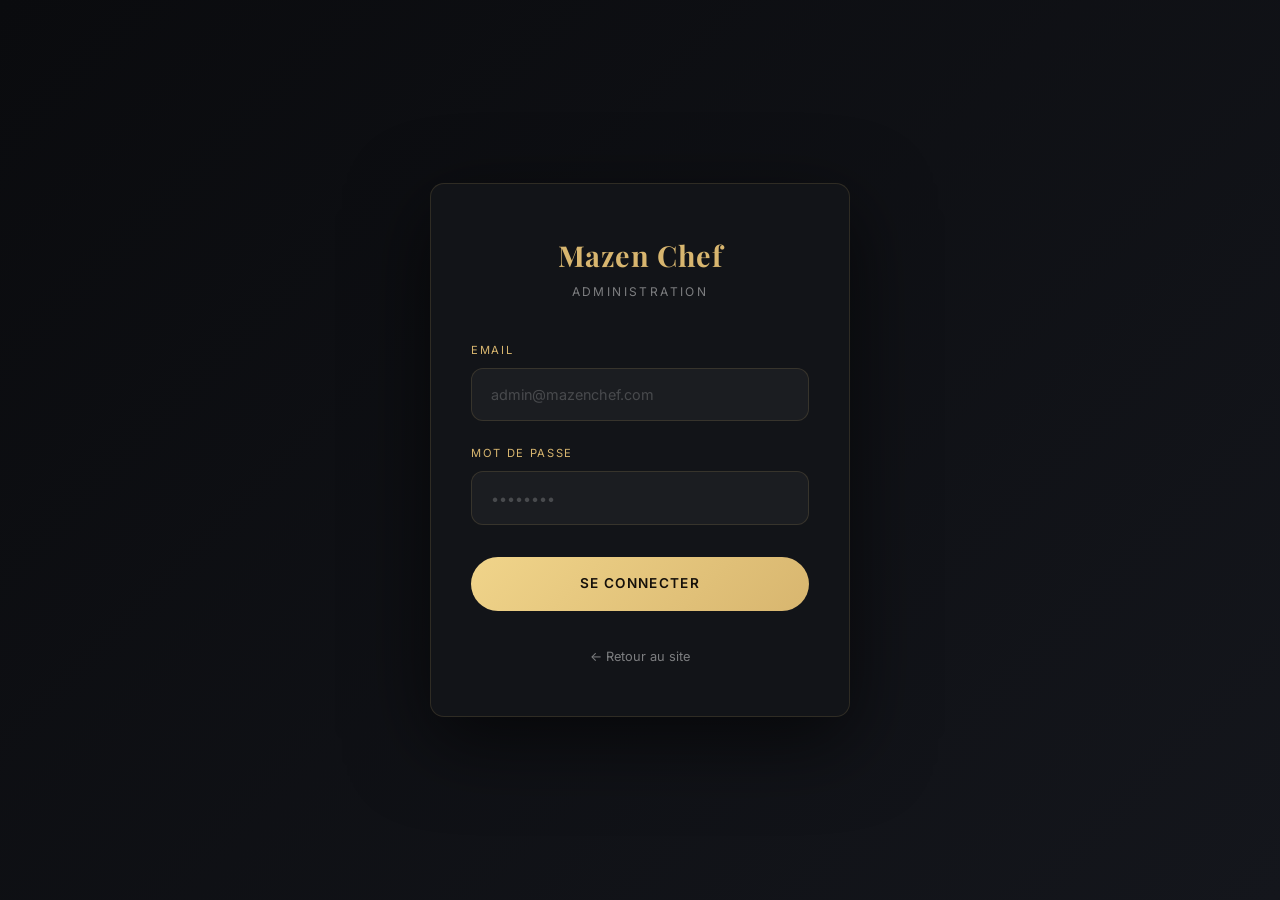
<file: admin-dashboard.html>
<!DOCTYPE html>
<html lang="fr">
<head>
  <meta charset="UTF-8">
  <meta name="viewport" content="width=device-width, initial-scale=1.0">
  <title>Dashboard Admin — Mazen Chef</title>
  <meta name="robots" content="noindex, nofollow">
  <link rel="preconnect" href="https://fonts.googleapis.com">
  <link rel="preconnect" href="https://fonts.gstatic.com" crossorigin>
  <link href="https://fonts.googleapis.com/css2?family=Inter:wght@400;500;600;700&family=Playfair+Display:wght@400;600;700&display=swap" rel="stylesheet">
  <link rel="stylesheet" href="assets/css/admin.css">
</head>
<body>
  <div class="dashboard" id="app">
    <!-- Sidebar -->
    <aside class="dashboard-sidebar">
      <a href="index.html" class="logo">Mazen Chef<span>Administration</span></a>
      <nav class="dashboard-nav">
        <a href="#" class="active" data-tab="menu">
          <svg viewBox="0 0 24 24" fill="none" stroke="currentColor" stroke-width="2"><path d="M4 6h16M4 12h16M4 18h16"/><rect x="2" y="3" width="20" height="18" rx="2"/></svg>
          Menu
        </a>
        <a href="#" data-tab="reservations">
          <svg viewBox="0 0 24 24" fill="none" stroke="currentColor" stroke-width="2"><rect x="3" y="4" width="18" height="18" rx="2"/><line x1="16" y1="2" x2="16" y2="6"/><line x1="8" y1="2" x2="8" y2="6"/><line x1="3" y1="10" x2="21" y2="10"/></svg>
          Réservations
        </a>
      </nav>
      <button class="dashboard-logout" id="logoutBtn">
        <svg viewBox="0 0 24 24" fill="none" stroke="currentColor" stroke-width="2"><path d="M9 21H5a2 2 0 0 1-2-2V5a2 2 0 0 1 2-2h4"/><polyline points="16 17 21 12 16 7"/><line x1="21" y1="12" x2="9" y2="12"/></svg>
        Déconnexion
      </button>
    </aside>

    <!-- Main -->
    <main class="dashboard-main">
      <div class="dashboard-header">
        <div>
          <h2 id="pageTitle">Gestion du Menu</h2>
          <p class="subtitle" id="pageSubtitle">Gère les plats affichés sur le site</p>
        </div>
        <div>
          <a href="index.html" class="btn-admin-secondary">&larr; Voir le site</a>
        </div>
      </div>

      <!-- Stats -->
      <div class="stats-grid" id="statsGrid"></div>

      <!-- Tab: Menu -->
      <div class="tab-content active" id="tab-menu">
        <!-- Add / Edit Form -->
        <div class="add-form" id="menuForm">
          <h3 id="menuFormTitle">Ajouter un plat</h3>
          <input type="hidden" id="editId" value="">
          <div class="form-row">
            <div class="form-group">
              <label for="itemName">Nom du plat</label>
              <input type="text" id="itemName" placeholder="Ex: Chicken Skewers Dish" required>
            </div>
            <div class="form-group">
              <label for="itemCategory">Catégorie</label>
              <input type="text" id="itemCategory" placeholder="Ex: Grills" required>
            </div>
          </div>
          <div class="form-row">
            <div class="form-group">
              <label for="itemPrice">Prix</label>
              <input type="text" id="itemPrice" placeholder="Ex: 110 MAD" required>
            </div>
            <div class="form-group">
              <label for="itemTag">Tag (optionnel)</label>
              <input type="text" id="itemTag" placeholder="Ex: Signature, Popular">
            </div>
          </div>
          <div class="form-group">
            <label for="itemDesc">Description</label>
            <textarea id="itemDesc" placeholder="Description du plat..." required></textarea>
          </div>
          <div class="form-group">
            <label>Photo du plat</label>
            <div class="file-upload-wrap">
              <input type="file" id="itemImage" accept="image/*">
              <label for="itemImage" class="file-upload-btn">
                <svg width="16" height="16" viewBox="0 0 24 24" fill="none" stroke="currentColor" stroke-width="2" stroke-linecap="round" stroke-linejoin="round"><path d="M21 15v4a2 2 0 01-2 2H5a2 2 0 01-2-2v-4"/><polyline points="17 8 12 3 7 8"/><line x1="12" y1="3" x2="12" y2="15"/></svg>
                <span id="fileUploadLabel">Choisir un fichier</span>
              </label>
              <img id="imagePreview" class="image-preview is-hidden">
              <input type="hidden" id="itemImageUrl" value="">
            </div>
          </div>
          <div class="form-actions">
            <button class="btn-admin" id="saveItemBtn">Ajouter</button>
            <button class="btn-admin-secondary is-hidden" id="cancelEditBtn">Annuler</button>
          </div>
        </div>

        <!-- Menu Table -->
        <div class="table-container">
          <div class="table-header">
            <h3>Plats du menu</h3>
            <select id="sectionFilter" class="section-filter">
              <option value="home">Page d'accueil</option>
              <option value="all">Toutes les sections</option>
            </select>
          </div>
          <div id="menuTableBody">
            <div class="loading-state">
              <div class="spinner"></div>
              <p>Chargement du menu...</p>
            </div>
          </div>
        </div>
      </div>

      <!-- Tab: Reservations -->
      <div class="tab-content" id="tab-reservations">
        <div class="table-container">
          <div class="table-header">
            <h3>Toutes les réservations</h3>
          </div>
          <div id="reservationsTableBody">
            <div class="loading-state">
              <div class="spinner"></div>
              <p>Chargement des réservations...</p>
            </div>
          </div>
        </div>
      </div>
    </main>
  </div>

  <!-- Toast notification -->
  <div class="toast" id="toast"></div>

  <!-- Confirm Modal -->
  <div class="confirm-modal" id="confirmModal">
    <div class="confirm-backdrop" id="confirmBackdrop"></div>
    <div class="confirm-card">
      <div class="confirm-icon">
        <svg viewBox="0 0 24 24" fill="none" stroke="currentColor" stroke-width="2" stroke-linecap="round" stroke-linejoin="round"><path d="M10.29 3.86L1.82 18a2 2 0 001.71 3h16.94a2 2 0 001.71-3L13.71 3.86a2 2 0 00-3.42 0z"/><line x1="12" y1="9" x2="12" y2="13"/><line x1="12" y1="17" x2="12.01" y2="17"/></svg>
      </div>
      <p class="confirm-message" id="confirmMessage">Supprimer ce plat ? Cette action est irréversible.</p>
      <div class="confirm-actions">
        <button class="btn-admin-secondary" id="confirmCancel">Annuler</button>
        <button class="btn-admin-danger" id="confirmOk">Supprimer</button>
      </div>
    </div>
  </div>

  <script type="module" src="assets/js/components/admin-dashboard.js"></script>
</body>
</html>
</file>
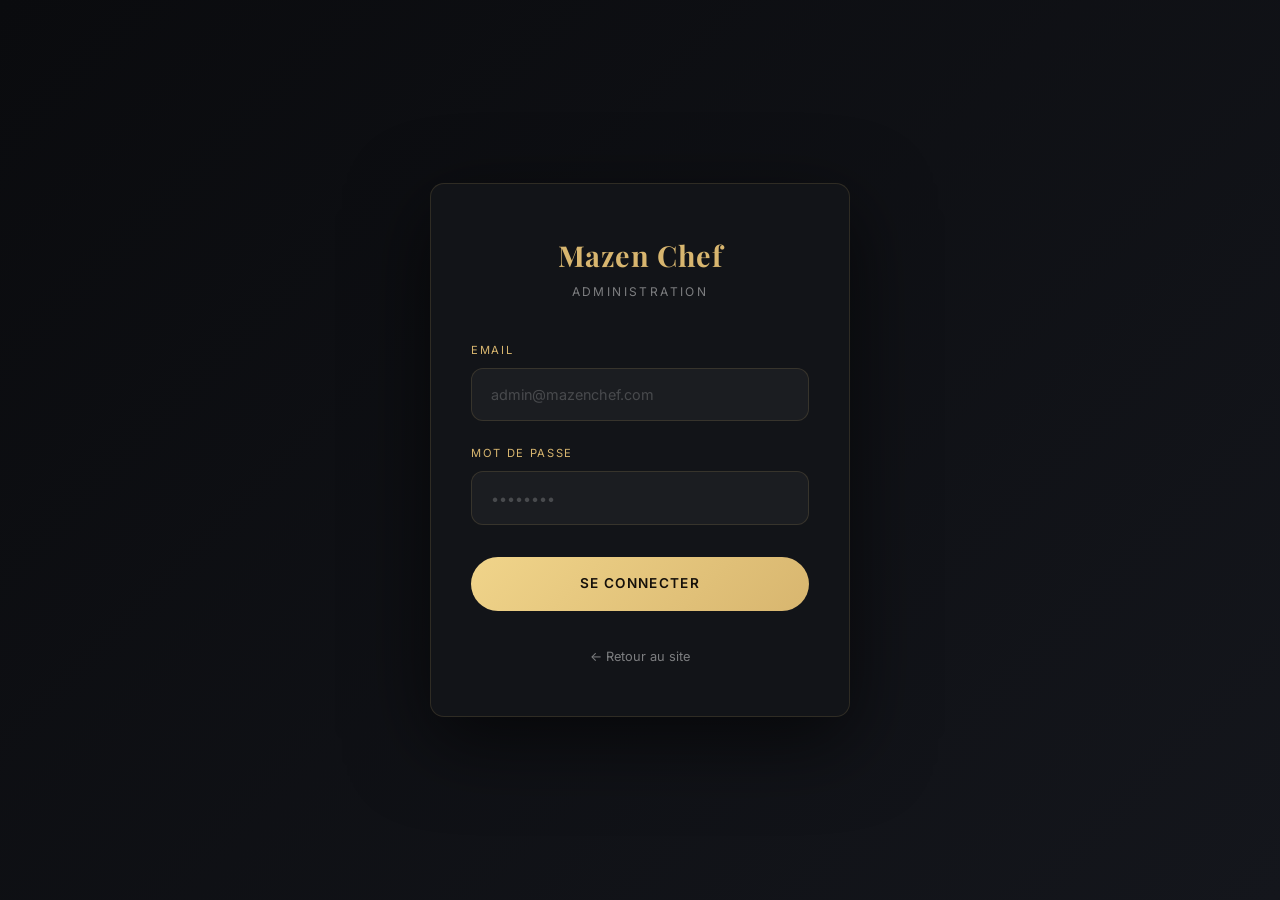
<file: admin-login.html>
<!DOCTYPE html>
<html lang="fr">
<head>
  <meta charset="UTF-8">
  <meta name="viewport" content="width=device-width, initial-scale=1.0">
  <title>Connexion Admin — Mazen Chef</title>
  <meta name="robots" content="noindex, nofollow">
  <link rel="preconnect" href="https://fonts.googleapis.com">
  <link rel="preconnect" href="https://fonts.gstatic.com" crossorigin>
  <link href="https://fonts.googleapis.com/css2?family=Inter:wght@400;500;600;700&family=Playfair+Display:wght@400;600;700&display=swap" rel="stylesheet">
  <link rel="stylesheet" href="assets/css/admin.css">
</head>
<body class="admin-login-page">
  <div class="login-card">
    <div class="login-logo">
      <h1>Mazen Chef</h1>
      <p>Administration</p>
    </div>

    <div class="login-error" id="loginError"></div>

    <form class="login-form" id="loginForm">
      <div class="form-group">
        <label for="email">Email</label>
        <input type="email" id="email" placeholder="admin@mazenchef.com" required autocomplete="email">
      </div>
      <div class="form-group">
        <label for="password">Mot de passe</label>
        <input type="password" id="password" placeholder="••••••••" required autocomplete="current-password">
      </div>
      <button type="submit" class="login-btn" id="loginBtn">Se connecter</button>
    </form>

    <div class="login-footer">
      <a href="index.html">&larr; Retour au site</a>
    </div>
  </div>

  <script type="module" src="assets/js/components/admin-login.js"></script>
</body>
</html>
</file>
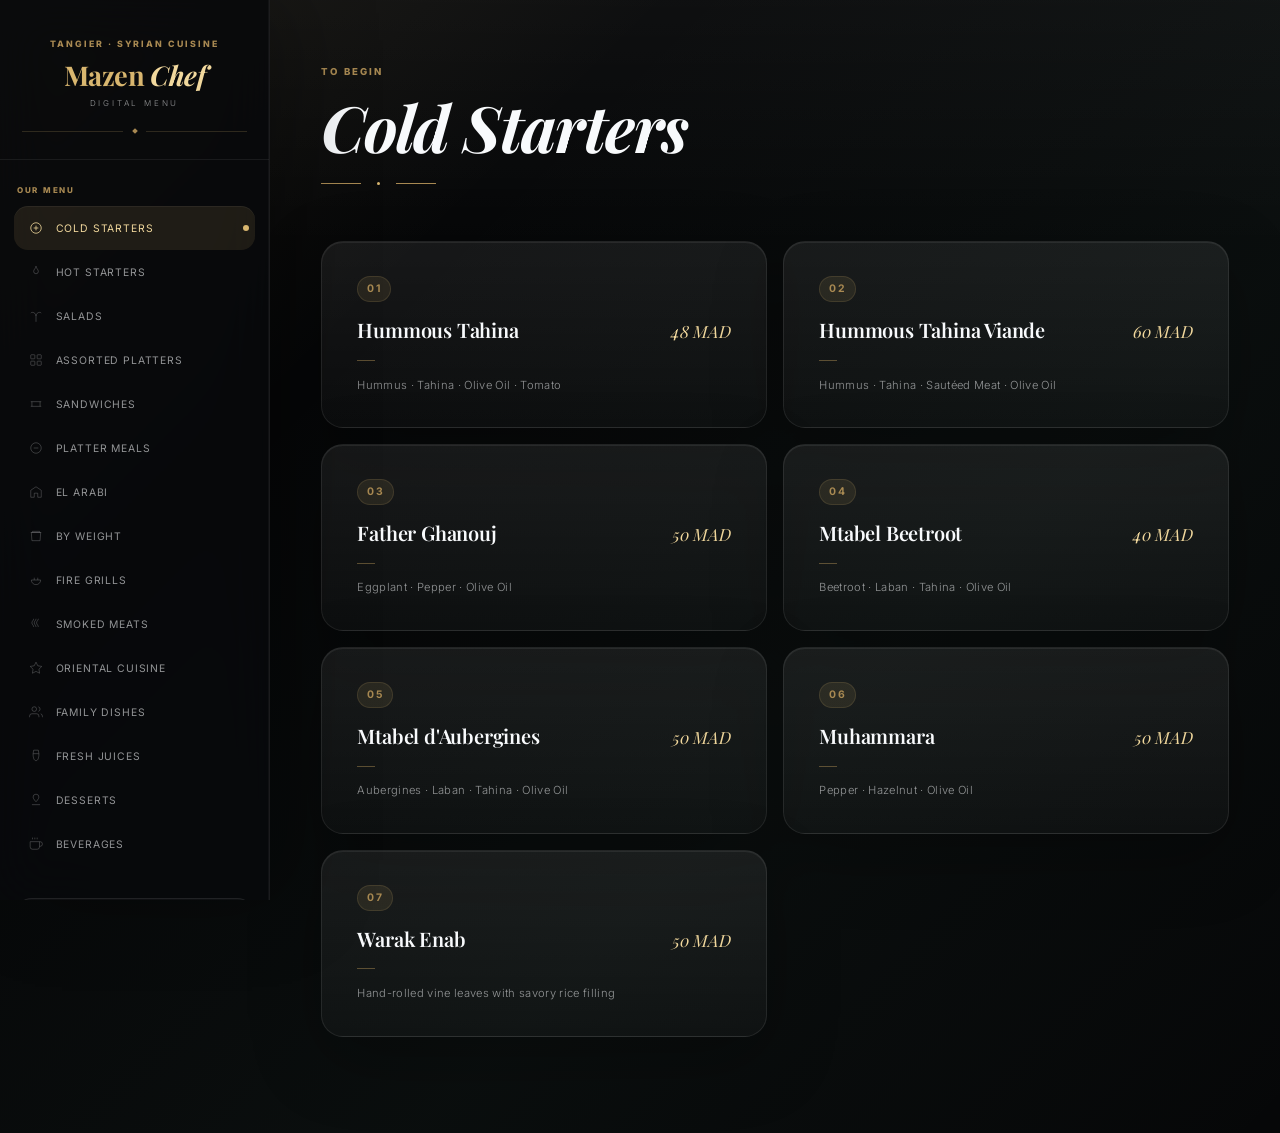
<file: menu.html>
<!DOCTYPE html>
<html lang="en">
<head>
<meta charset="UTF-8">
<meta name="viewport" content="width=device-width, initial-scale=1.0, maximum-scale=1.0, user-scalable=no">
<title>Mazen Chef Menu | Syrian Grills, Mezze & Desserts in Morocco</title>
<meta name="description" content="Explore the Mazen Chef digital menu: Syrian mezze, hot starters, grills, shawarma, family dishes, fresh juices, desserts and beverages in Tangier and Rabat.">
<meta name="robots" content="index, follow, max-image-preview:large, max-snippet:-1">
<meta name="author" content="Mazen Chef Restaurant">
<meta property="og:type" content="website">
<meta property="og:site_name" content="Mazen Chef">
<meta property="og:title" content="Mazen Chef Digital Menu">
<meta property="og:description" content="Syrian grills, mezze, shawarma, desserts and beverages from Mazen Chef in Tangier and Rabat.">
<meta property="og:image" content="https://www.mazenchef.com/assets/images/logo.png">
<meta property="og:image:alt" content="Mazen Chef logo">
<meta property="og:locale" content="en_US">
<meta name="twitter:card" content="summary">
<meta name="twitter:title" content="Mazen Chef Digital Menu">
<meta name="twitter:description" content="Explore Syrian and international dishes from Mazen Chef in Morocco.">
<meta name="twitter:image" content="https://www.mazenchef.com/assets/images/logo.png">
<meta name="theme-color" content="#080808">
<link rel="canonical" href="https://www.mazenchef.com/menu.html">
<link rel="manifest" href="manifest.json">
<link rel="apple-touch-icon" href="assets/images/pwa.jpeg">
<link rel="icon" href="assets/images/logo.png" type="image/png">
<link rel="preconnect" href="https://fonts.googleapis.com">
<link rel="preconnect" href="https://fonts.gstatic.com" crossorigin>
<link href="https://fonts.googleapis.com/css2?family=Inter:wght@400;500;600;700;800&family=Playfair+Display:ital,wght@0,400;0,600;0,700;0,900;1,400;1,700&display=swap" rel="stylesheet">

<link rel="stylesheet" href="assets/css/menu.css?v=4">
<script type="application/ld+json">
{
  "@context": "https://schema.org",
  "@graph": [
    {
      "@type": "Menu",
      "@id": "https://www.mazenchef.com/menu.html#menu",
      "name": "Mazen Chef Digital Menu",
      "url": "https://www.mazenchef.com/menu.html",
      "inLanguage": "en",
      "hasMenuSection": [
        {"@type": "MenuSection", "name": "Cold Starters"},
        {"@type": "MenuSection", "name": "Hot Starters"},
        {"@type": "MenuSection", "name": "Fresh Salads"},
        {"@type": "MenuSection", "name": "Assorted Platters"},
        {"@type": "MenuSection", "name": "Sandwiches"},
        {"@type": "MenuSection", "name": "Platter Meals"},
        {"@type": "MenuSection", "name": "El Arabi Experience"},
        {"@type": "MenuSection", "name": "Chawarma by Weight"},
        {"@type": "MenuSection", "name": "Fire Grills"},
        {"@type": "MenuSection", "name": "Premium Smoked Meats"},
        {"@type": "MenuSection", "name": "Oriental Cuisine"},
        {"@type": "MenuSection", "name": "Family Dishes"},
        {"@type": "MenuSection", "name": "Fresh Juices"},
        {"@type": "MenuSection", "name": "Syrian Desserts"},
        {"@type": "MenuSection", "name": "Beverages"}
      ]
    },
    {
      "@type": "WebPage",
      "@id": "https://www.mazenchef.com/menu.html#webpage",
      "url": "https://www.mazenchef.com/menu.html",
      "name": "Mazen Chef Menu",
      "description": "Digital restaurant menu for Mazen Chef in Tangier and Rabat, Morocco.",
      "inLanguage": "en",
      "isPartOf": {"@id": "https://www.mazenchef.com/#website"},
      "about": {"@id": "https://www.mazenchef.com/#restaurant"}
    }
  ]
}
</script>
</head>
<body>

<!-- Mobile toggle -->
<button class="mob-toggle" id="mobToggle" aria-label="Open menu">
  <svg width="16" height="16" viewBox="0 0 24 24" fill="none" stroke="currentColor" stroke-width="1.5">
    <line x1="3" y1="6" x2="21" y2="6"/><line x1="3" y1="12" x2="21" y2="12"/><line x1="3" y1="18" x2="21" y2="18"/>
  </svg>
</button>
<div class="mob-overlay" id="mobOverlay"></div>

<div class="layout">

<!-- ── SIDEBAR ── -->
<aside class="sidebar" id="sidebar">

  <div class="sidebar-brand">
    <p class="brand-eyebrow">Tangier · Syrian Cuisine</p>
    <h1 class="brand-name">Mazen <em>Chef</em></h1>
    <span class="brand-sub">Digital Menu</span>
    <div class="brand-ornament">
      <div class="b-line"></div>
      <div class="b-diamond"></div>
      <div class="b-line"></div>
    </div>
  </div>

  <p class="nav-label">Our Menu</p>

  <ul class="nav-list">
    <li class="nav-item">
      <button class="nav-btn active" data-section-target="cold-starters">
        <svg class="nav-icon" viewBox="0 0 24 24" fill="none" stroke="currentColor" stroke-width="1.5"><circle cx="12" cy="12" r="9"/><path d="M8 12h8M12 8v8"/></svg>
        Cold Starters
      </button>
    </li>
    <li class="nav-item">
      <button class="nav-btn" data-section-target="hot-starters">
        <svg class="nav-icon" viewBox="0 0 24 24" fill="none" stroke="currentColor" stroke-width="1.5"><path d="M12 2c0 4-4 5-4 9a4 4 0 008 0c0-4-4-5-4-9z"/></svg>
        Hot Starters
      </button>
    </li>
    <li class="nav-item">
      <button class="nav-btn" data-section-target="salads">
        <svg class="nav-icon" viewBox="0 0 24 24" fill="none" stroke="currentColor" stroke-width="1.5"><path d="M12 22V12M12 12C12 7 6 4 3 7M12 12C12 7 18 4 21 7"/></svg>
        Salads
      </button>
    </li>
    <li class="nav-item">
      <button class="nav-btn" data-section-target="assorted">
        <svg class="nav-icon" viewBox="0 0 24 24" fill="none" stroke="currentColor" stroke-width="1.5"><rect x="3" y="3" width="7" height="7" rx="1"/><rect x="14" y="3" width="7" height="7" rx="1"/><rect x="3" y="14" width="7" height="7" rx="1"/><rect x="14" y="14" width="7" height="7" rx="1"/></svg>
        Assorted Platters
      </button>
    </li>
    <li class="nav-item">
      <button class="nav-btn" data-section-target="sandwich">
        <svg class="nav-icon" viewBox="0 0 24 24" fill="none" stroke="currentColor" stroke-width="1.5"><path d="M3 8h18M3 16h18M5 8v8M19 8v8"/></svg>
        Sandwiches
      </button>
    </li>
    <li class="nav-item">
      <button class="nav-btn" data-section-target="meal">
        <svg class="nav-icon" viewBox="0 0 24 24" fill="none" stroke="currentColor" stroke-width="1.5"><circle cx="12" cy="12" r="9"/><path d="M8 12h8"/></svg>
        Platter Meals
      </button>
    </li>
    <li class="nav-item">
      <button class="nav-btn" data-section-target="arabi">
        <svg class="nav-icon" viewBox="0 0 24 24" fill="none" stroke="currentColor" stroke-width="1.5"><path d="M12 3L3 9v12h6v-7h6v7h6V9z"/></svg>
        El Arabi
      </button>
    </li>
    <li class="nav-item">
      <button class="nav-btn" data-section-target="chawarma-kg">
        <svg class="nav-icon" viewBox="0 0 24 24" fill="none" stroke="currentColor" stroke-width="1.5"><path d="M3 6h18M6 6V4h12v2M5 20h14l1-14H4z"/></svg>
        By Weight
      </button>
    </li>
    <li class="nav-item">
      <button class="nav-btn" data-section-target="grills">
        <svg class="nav-icon" viewBox="0 0 24 24" fill="none" stroke="currentColor" stroke-width="1.5"><path d="M4 12h16M4 12a8 8 0 0016 0M9 12V8M15 12V8"/></svg>
        Fire Grills
      </button>
    </li>
    <li class="nav-item">
      <button class="nav-btn" data-section-target="smoked">
        <svg class="nav-icon" viewBox="0 0 24 24" fill="none" stroke="currentColor" stroke-width="1.5"><path d="M8 3c0 3-3 4-3 7s3 4 3 7M12 3c0 3-3 4-3 7s3 4 3 7M16 3c0 3-3 4-3 7s3 4 3 7"/></svg>
        Smoked Meats
      </button>
    </li>
    <li class="nav-item">
      <button class="nav-btn" data-section-target="oriental">
        <svg class="nav-icon" viewBox="0 0 24 24" fill="none" stroke="currentColor" stroke-width="1.5"><polygon points="12 2 15.09 8.26 22 9.27 17 14.14 18.18 21.02 12 17.77 5.82 21.02 7 14.14 2 9.27 8.91 8.26 12 2"/></svg>
        Oriental Cuisine
      </button>
    </li>
    <li class="nav-item">
      <button class="nav-btn" data-section-target="family">
        <svg class="nav-icon" viewBox="0 0 24 24" fill="none" stroke="currentColor" stroke-width="1.5"><path d="M17 21v-2a4 4 0 00-4-4H5a4 4 0 00-4 4v2"/><circle cx="9" cy="7" r="4"/><path d="M23 21v-2a4 4 0 00-3-3.87M16 3.13a4 4 0 010 7.75"/></svg>
        Family Dishes
      </button>
    </li>
    <li class="nav-item">
      <button class="nav-btn" data-section-target="juices">
        <svg class="nav-icon" viewBox="0 0 24 24" fill="none" stroke="currentColor" stroke-width="1.5"><path d="M8 2h8l1 6H7zM7 8c0 8 2 12 5 12s5-4 5-12"/></svg>
        Fresh Juices
      </button>
    </li>
    <li class="nav-item">
      <button class="nav-btn" data-section-target="desserts">
        <svg class="nav-icon" viewBox="0 0 24 24" fill="none" stroke="currentColor" stroke-width="1.5"><path d="M12 2a5 5 0 015 5c0 3-5 8-5 8S7 10 7 7a5 5 0 015-5z"/><path d="M5 20h14"/></svg>
        Desserts
      </button>
    </li>
    <li class="nav-item">
      <button class="nav-btn" data-section-target="beverages">
        <svg class="nav-icon" viewBox="0 0 24 24" fill="none" stroke="currentColor" stroke-width="1.5"><path d="M18 8h1a4 4 0 010 8h-1M2 8h16v9a4 4 0 01-4 4H6a4 4 0 01-4-4V8zM6 1v3M10 1v3M14 1v3"/></svg>
        Beverages
      </button>
    </li>
  </ul>

  <div class="sidebar-footer">
    <a href="index.html" class="back-home-link">
      <svg width="13" height="13" viewBox="0 0 24 24" fill="none" stroke="currentColor" stroke-width="1.5"><path d="M3 9l9-7 9 7v11a2 2 0 01-2 2H5a2 2 0 01-2-2z"/></svg>
      Home
    </a>
  </div>

</aside>

<!-- ── MAIN ── -->
<main class="main">

  <!-- Cold Starters -->
  <section class="menu-section active" id="cold-starters">
    <div class="section-header">
      <p class="section-eyebrow">To Begin</p>
      <h2 class="section-title">Cold Starters</h2>
      <div class="section-ornament"><div class="s-line"></div><div class="s-dot"></div><div class="s-line"></div></div>
    </div>
    <div class="menu-grid">
      <div class="item-card"><div class="item-number">01</div><div class="item-header"><div class="item-name">Hummous Tahina</div><div class="item-price">48 MAD</div></div><div class="item-divider"></div><p class="item-desc">Hummus · Tahina · Olive Oil · Tomato</p></div>
      <div class="item-card"><div class="item-number">02</div><div class="item-header"><div class="item-name">Hummous Tahina Viande</div><div class="item-price">60 MAD</div></div><div class="item-divider"></div><p class="item-desc">Hummus · Tahina · Sautéed Meat · Olive Oil</p></div>
      <div class="item-card"><div class="item-number">03</div><div class="item-header"><div class="item-name">Father Ghanouj</div><div class="item-price">50 MAD</div></div><div class="item-divider"></div><p class="item-desc">Eggplant · Pepper · Olive Oil</p></div>
      <div class="item-card"><div class="item-number">04</div><div class="item-header"><div class="item-name">Mtabel Beetroot</div><div class="item-price">40 MAD</div></div><div class="item-divider"></div><p class="item-desc">Beetroot · Laban · Tahina · Olive Oil</p></div>
      <div class="item-card"><div class="item-number">05</div><div class="item-header"><div class="item-name">Mtabel d'Aubergines</div><div class="item-price">50 MAD</div></div><div class="item-divider"></div><p class="item-desc">Aubergines · Laban · Tahina · Olive Oil</p></div>
      <div class="item-card"><div class="item-number">06</div><div class="item-header"><div class="item-name">Muhammara</div><div class="item-price">50 MAD</div></div><div class="item-divider"></div><p class="item-desc">Pepper · Hazelnut · Olive Oil</p></div>
      <div class="item-card"><div class="item-number">07</div><div class="item-header"><div class="item-name">Warak Enab</div><div class="item-price">50 MAD</div></div><div class="item-divider"></div><p class="item-desc">Hand-rolled vine leaves with savory rice filling</p></div>
    </div>
  </section>

  <!-- Hot Starters -->
  <section class="menu-section" id="hot-starters">
    <div class="section-header">
      <p class="section-eyebrow">Warm & Golden</p>
      <h2 class="section-title">Hot Starters</h2>
      <div class="section-ornament"><div class="s-line"></div><div class="s-dot"></div><div class="s-line"></div></div>
    </div>
    <div class="menu-grid">
      <div class="item-card"><div class="item-number">01</div><div class="item-header"><div class="item-name">Kebab — 4 Pieces</div><div class="item-price">55 MAD</div></div><div class="item-divider"></div><p class="item-desc">Minced Meat · Hazelnuts</p></div>
      <div class="item-card"><div class="item-number">02</div><div class="item-header"><div class="item-name">Falafel — 5 Pieces</div><div class="item-price">30 MAD</div></div><div class="item-divider"></div><p class="item-desc">Syrian style crispy falafels</p></div>
      <div class="item-card"><div class="item-number">03</div><div class="item-header"><div class="item-name">Falafel Sandwich</div><div class="item-price">25 MAD</div></div><div class="item-divider"></div><p class="item-desc">Falafel · Cucumber · Pickled Cucumber · Tomato</p></div>
      <div class="item-card"><div class="item-number">04</div><div class="item-header"><div class="item-name">Sambousek Cheese</div><div class="item-price">50 MAD</div></div><div class="item-divider"></div><p class="item-desc">4 pieces of golden fried cheese pastry</p></div>
      <div class="item-card"><div class="item-number">05</div><div class="item-header"><div class="item-name">Sambousek Meat</div><div class="item-price">50 MAD</div></div><div class="item-divider"></div><p class="item-desc">4 pieces of golden fried minced meat pastry</p></div>
      <div class="item-card"><div class="item-number">06</div><div class="item-header"><div class="item-name">Cheese Roll — 4 Pieces</div><div class="item-price">50 MAD</div></div><div class="item-divider"></div><p class="item-desc">Crispy rolls with a melting cheese heart</p></div>
    </div>
  </section>

  <!-- Salads -->
  <section class="menu-section" id="salads">
    <div class="section-header">
      <p class="section-eyebrow">Garden Fresh</p>
      <h2 class="section-title">Fresh Salads</h2>
      <div class="section-ornament"><div class="s-line"></div><div class="s-dot"></div><div class="s-line"></div></div>
    </div>
    <div class="menu-grid">
      <div class="item-card"><div class="item-number">01</div><div class="item-header"><div class="item-name">Fattouch</div><div class="item-price">40 MAD</div></div><div class="item-divider"></div><p class="item-desc">Tomatoes · Cucumber · Pepper · Lettuce · Green Cabbage</p></div>
      <div class="item-card"><div class="item-number">02</div><div class="item-header"><div class="item-name">Tabouleh</div><div class="item-price">45 MAD</div></div><div class="item-divider"></div><p class="item-desc">Parsley · Tomatoes · Bulgur</p></div>
      <div class="item-card"><div class="item-number">03</div><div class="item-header"><div class="item-name">Salade Chamia</div><div class="item-price">30 MAD</div></div><div class="item-divider"></div><p class="item-desc">Tomatoes · Cucumber · Pepper · Lettuce · Red Cabbage</p></div>
      <div class="item-card"><div class="item-number">04</div><div class="item-header"><div class="item-name">Salads The Fail</div><div class="item-price">20 MAD</div></div><div class="item-divider"></div><p class="item-desc">Green Cabbage · Mayonnaise Toumia</p></div>
      <div class="item-card"><div class="item-number">05</div><div class="item-header"><div class="item-name">Mixed Vegetable Salad</div><div class="item-price">20 MAD</div></div><div class="item-divider"></div><p class="item-desc">Salad · Lettuce · Tomatoes · Cucumber · Pickles · Beetroot · Toumia</p></div>
    </div>
  </section>

  <!-- Assorted -->
  <section class="menu-section" id="assorted">
    <div class="section-header">
      <p class="section-eyebrow">Sharing & Tasting</p>
      <h2 class="section-title">Assorted Platters</h2>
      <div class="section-ornament"><div class="s-line"></div><div class="s-dot"></div><div class="s-line"></div></div>
    </div>
    <div class="menu-grid">
      <div class="item-card"><div class="item-number">01</div><div class="item-header"><div class="item-name">Plate for 1 Person</div><div class="item-price">95 MAD</div></div><div class="item-divider"></div><p class="item-desc">A perfect mix of Cold & Hot Starters</p></div>
      <div class="item-card"><div class="item-number">02</div><div class="item-header"><div class="item-name">Plate for 2 People</div><div class="item-price">120 MAD</div></div><div class="item-divider"></div><p class="item-desc">Designed for sharing Syrian goodness</p></div>
      <div class="item-card"><div class="item-number">03</div><div class="item-header"><div class="item-name">Plate for 3 People</div><div class="item-price">165 MAD</div></div><div class="item-divider"></div><p class="item-desc">Generous assortment for the group</p></div>
    </div>
  </section>

  <!-- Sandwiches -->
  <section class="menu-section" id="sandwich">
    <div class="section-header">
      <p class="section-eyebrow">Street Heritage</p>
      <h2 class="section-title">Sandwiches</h2>
      <div class="section-ornament"><div class="s-line"></div><div class="s-dot"></div><div class="s-line"></div></div>
    </div>
    <div class="menu-list">
      <div class="list-item"><div class="list-info"><div class="list-name">Chicken Shawarma</div><span class="list-desc">Pickled Cucumber · Mayonnaise Toumia</span></div><div class="list-dots"></div><div class="list-price">33 MAD</div></div>
      <div class="list-item"><div class="list-info"><div class="list-name">Chawarma Meat</div><span class="list-desc">Parsley · Onion · Tomato · Tahini · Marinated Cucumber</span></div><div class="list-dots"></div><div class="list-price">39 MAD</div></div>
      <div class="list-item"><div class="list-info"><div class="list-name">Chawarma Mix</div></div><div class="list-dots"></div><div class="list-price">36 MAD</div></div>
      <div class="list-item"><div class="list-info"><div class="list-name">Super Chicken Shawarma</div><span class="list-desc">Larger portion · Pickled Cucumber · Toumia</span></div><div class="list-dots"></div><div class="list-price">36 MAD</div></div>
      <div class="list-item"><div class="list-info"><div class="list-name">Chawarma Meat Super</div><span class="list-desc">Parsley · Onion · Tomato · Tahini · Marinated Cucumber</span></div><div class="list-dots"></div><div class="list-price">42 MAD</div></div>
      <div class="list-item"><div class="list-info"><div class="list-name">Chawarma Mix Super</div></div><div class="list-dots"></div><div class="list-price">40 MAD</div></div>
      <div class="list-item"><div class="list-info"><div class="list-name">Chicken Kabab</div><span class="list-desc">Pickled Cucumber · Mayonnaise Toumia</span></div><div class="list-dots"></div><div class="list-price">55 MAD</div></div>
      <div class="list-item"><div class="list-info"><div class="list-name">Kabab Meat</div><span class="list-desc">Onion · Parsley · Hummus · Pomegranate Juice</span></div><div class="list-dots"></div><div class="list-price">70 MAD</div></div>
      <div class="list-item"><div class="list-info"><div class="list-name">Chich Taouk</div><span class="list-desc">Hummus · Mayonnaise Toumia</span></div><div class="list-dots"></div><div class="list-price">65 MAD</div></div>
    </div>
  </section>

  <!-- Meals -->
  <section class="menu-section" id="meal">
    <div class="section-header">
      <p class="section-eyebrow">Main Course</p>
      <h2 class="section-title">Platter Meals</h2>
      <div class="section-ornament"><div class="s-line"></div><div class="s-dot"></div><div class="s-line"></div></div>
    </div>
    <div class="menu-grid">
      <div class="item-card"><div class="item-number">01</div><div class="item-header"><div class="item-name">Chicken Shawarma Dish</div><div class="item-price">85 MAD</div></div><div class="item-divider"></div><p class="item-desc">Fries · Fresh & Pickled Vegetables · Mayonnaise</p></div>
      <div class="item-card"><div class="item-number">02</div><div class="item-header"><div class="item-name">Plat Chawarma Meat</div><div class="item-price">95 MAD</div></div><div class="item-divider"></div><p class="item-desc">Fries · Fresh & Pickled Vegetables · Mayonnaise</p></div>
      <div class="item-card"><div class="item-number">03</div><div class="item-header"><div class="item-name">Chawarma Mix Plate</div><div class="item-price">90 MAD</div></div><div class="item-divider"></div><p class="item-desc">Fries · Fresh & Pickled Vegetables · Mayonnaise</p></div>
    </div>
  </section>

  <!-- El Arabi -->
  <section class="menu-section" id="arabi">
    <div class="section-header">
      <p class="section-eyebrow">Authentic Flavours</p>
      <h2 class="section-title">El Arabi Experience</h2>
      <div class="section-ornament"><div class="s-line"></div><div class="s-dot"></div><div class="s-line"></div></div>
    </div>
    <div class="menu-grid">
      <div class="item-card"><div class="item-number">01</div><div class="item-header"><div class="item-name">Arabic Chicken Shawarma</div><div class="item-price">60 MAD</div></div><div class="item-divider"></div><p class="item-desc">Fries · Full Salad Selection · Mayonnaise</p></div>
      <div class="item-card"><div class="item-number">02</div><div class="item-header"><div class="item-name">Journal of Arabic Food</div><div class="item-price">70 MAD</div></div><div class="item-divider"></div><p class="item-desc">A diverse tasting of Arabic street food delights</p></div>
      <div class="item-card"><div class="item-number">03</div><div class="item-header"><div class="item-name">Mixed Arabic Chawarma</div><div class="item-price">65 MAD</div></div><div class="item-divider"></div><p class="item-desc">Selection of meats with fries and sides</p></div>
    </div>
  </section>

  <!-- By Weight -->
  <section class="menu-section" id="chawarma-kg">
    <div class="section-header">
      <p class="section-eyebrow">Premium Selection</p>
      <h2 class="section-title">Chawarma by Weight</h2>
      <div class="section-ornament"><div class="s-line"></div><div class="s-dot"></div><div class="s-line"></div></div>
    </div>
    <div class="menu-list">
      <div class="list-item"><div class="list-info"><div class="list-name">½ Kg Chawarma Chicken</div><span class="list-desc">With Sides</span></div><div class="list-dots"></div><div class="list-price">160 MAD</div></div>
      <div class="list-item"><div class="list-info"><div class="list-name">½ Kg Chawarma Meat</div><span class="list-desc">With Sides</span></div><div class="list-dots"></div><div class="list-price">195 MAD</div></div>
      <div class="list-item"><div class="list-info"><div class="list-name">½ Kg Chawarma Mix</div><span class="list-desc">With Sides</span></div><div class="list-dots"></div><div class="list-price">180 MAD</div></div>
      <div class="list-item"><div class="list-info"><div class="list-name">1 Kg Chawarma Chicken</div><span class="list-desc">With Sides</span></div><div class="list-dots"></div><div class="list-price">310 MAD</div></div>
      <div class="list-item"><div class="list-info"><div class="list-name">1 Kg Chawarma Meat</div><span class="list-desc">With Sides</span></div><div class="list-dots"></div><div class="list-price">385 MAD</div></div>
      <div class="list-item"><div class="list-info"><div class="list-name">1 Kg Chawarma Mix</div><span class="list-desc">With Sides</span></div><div class="list-dots"></div><div class="list-price">350 MAD</div></div>
    </div>
  </section>

  <!-- Grills -->
  <section class="menu-section" id="grills">
    <div class="section-header">
      <p class="section-eyebrow">Fire & Smoke</p>
      <h2 class="section-title">Fire Grills</h2>
      <div class="section-ornament"><div class="s-line"></div><div class="s-dot"></div><div class="s-line"></div></div>
    </div>
    <div class="menu-grid">
      <div class="item-card"><div class="item-number">01</div><div class="item-header"><div class="item-name">Chicken Skewers</div><div class="item-price">110 MAD</div></div><div class="item-divider"></div><p class="item-desc">3 skewers · Mindi Rice</p></div>
      <div class="item-card"><div class="item-number">02</div><div class="item-header"><div class="item-name">Chiche Taouk</div><div class="item-price">120 MAD</div></div><div class="item-divider"></div><p class="item-desc">3 skewers · Mindi Rice</p></div>
      <div class="item-card"><div class="item-number">03</div><div class="item-header"><div class="item-name">Chicken Wings</div><div class="item-price">95 MAD</div></div><div class="item-divider"></div><p class="item-desc">Golden grilled wings · Mindi Rice</p></div>
      <div class="item-card"><div class="item-number">04</div><div class="item-header"><div class="item-name">Minced Meat</div><div class="item-price">130 MAD</div></div><div class="item-divider"></div><p class="item-desc">3 skewers · Mindi Rice · Salads</p></div>
      <div class="item-card"><div class="item-number">05</div><div class="item-header"><div class="item-name">Meat Skewers</div><div class="item-price">145 MAD</div></div><div class="item-divider"></div><p class="item-desc">3 skewers · Mindi Rice · Salads</p></div>
      <div class="item-card"><div class="item-number">06</div><div class="item-header"><div class="item-name">Medium Mixed Platter</div><div class="item-price">350 MAD</div></div><div class="item-divider"></div><p class="item-desc">10 skewers · Mindi Rice · Salads</p></div>
    </div>
  </section>

  <!-- Smoked -->
  <section class="menu-section" id="smoked">
    <div class="section-header">
      <p class="section-eyebrow">Slow & Low</p>
      <h2 class="section-title">Premium Smoked Meats</h2>
      <div class="section-ornament"><div class="s-line"></div><div class="s-dot"></div><div class="s-line"></div></div>
    </div>
    <div class="menu-grid">
      <div class="item-card"><div class="item-number">01</div><div class="item-header"><div class="item-name">Tomahawk / Beef Ribs 1kg</div><div class="item-price">650 MAD</div></div><div class="item-divider"></div><p class="item-desc">Potatoes · Mendi Rice · Mushrooms · Cherry Tomatoes · Corn · Pineapple · 3 Sauces</p></div>
      <div class="item-card"><div class="item-number">02</div><div class="item-header"><div class="item-name">Smoked Beef Leg 1kg</div><div class="item-price">650 MAD</div></div><div class="item-divider"></div><p class="item-desc">Potatoes · Mendi Rice · Mushrooms · Cherry Tomatoes · Corn · Pineapple · 3 Sauces</p></div>
      <div class="item-card"><div class="item-number">03</div><div class="item-header"><div class="item-name">Roast Beef 1kg</div><div class="item-price">650 MAD</div></div><div class="item-divider"></div><p class="item-desc">Classic slow-roasted beef with signature sides</p></div>
      <div class="item-card"><div class="item-number">04</div><div class="item-header"><div class="item-name">Lamb Shoulder 1kg</div><div class="item-price">620 MAD</div></div><div class="item-divider"></div><p class="item-desc">Slow-smoked tender shoulder · Premium sides</p></div>
      <div class="item-card"><div class="item-number">05</div><div class="item-header"><div class="item-name">Lamb Neck 1kg</div><div class="item-price">620 MAD</div></div><div class="item-divider"></div><p class="item-desc">Succulent smoked neck · Premium sides</p></div>
      <div class="item-card"><div class="item-number">06</div><div class="item-header"><div class="item-name">Lamb Leg 1kg</div><div class="item-price">620 MAD</div></div><div class="item-divider"></div><p class="item-desc">Slow-cooked leg · Premium sides</p></div>
      <div class="item-card"><div class="item-number">07</div><div class="item-header"><div class="item-name">Lamb Rack 1kg</div><div class="item-price">620 MAD</div></div><div class="item-divider"></div><p class="item-desc">Smoked lamb rack · Premium sides</p></div>
    </div>
  </section>

  <!-- Oriental -->
  <section class="menu-section" id="oriental">
    <div class="section-header">
      <p class="section-eyebrow">From the East</p>
      <h2 class="section-title">Oriental Cuisine</h2>
      <div class="section-ornament"><div class="s-line"></div><div class="s-dot"></div><div class="s-line"></div></div>
    </div>
    <div class="menu-grid">
      <div class="item-card"><div class="item-number">01</div><div class="item-header"><div class="item-name">Kabseh Chicken</div><div class="item-price">115 MAD</div></div><div class="item-divider"></div><p class="item-desc">Mindi Rice · Basmati Rice · Fresh Salads · Kabseh Sauce</p></div>
      <div class="item-card"><div class="item-number">02</div><div class="item-header"><div class="item-name">Kabseh Meat</div><div class="item-price">135 MAD</div></div><div class="item-divider"></div><p class="item-desc">Mindi Rice · Basmati Rice · Fresh Salads · Kabseh Sauce</p></div>
      <div class="item-card"><div class="item-number">03</div><div class="item-header"><div class="item-name">Frikeh Chicken</div><div class="item-price">135 MAD</div></div><div class="item-divider"></div><p class="item-desc">Syrian specialty · Laban Cucumber Salad</p></div>
      <div class="item-card"><div class="item-number">04</div><div class="item-header"><div class="item-name">Frikeh Meat</div><div class="item-price">155 MAD</div></div><div class="item-divider"></div><p class="item-desc">Syrian specialty · Laban Cucumber Salad</p></div>
      <div class="item-card"><div class="item-number">05</div><div class="item-header"><div class="item-name">Red Lentil Soup</div><div class="item-price">25 MAD</div></div></div>
    </div>
  </section>

  <!-- Family -->
  <section class="menu-section" id="family">
    <div class="section-header">
      <p class="section-eyebrow">Celebrate Together</p>
      <h2 class="section-title">Family Dishes</h2>
      <div class="section-ornament"><div class="s-line"></div><div class="s-dot"></div><div class="s-line"></div></div>
    </div>
    <div class="menu-list">
      <div class="list-item"><div class="list-info"><div class="list-name">Dish for 2 People</div></div><div class="list-dots"></div><div class="list-price">500 MAD</div></div>
      <div class="list-item"><div class="list-info"><div class="list-name">Dish for 4 People</div></div><div class="list-dots"></div><div class="list-price">950 MAD</div></div>
      <div class="list-item"><div class="list-info"><div class="list-name">Dish for 6 People</div></div><div class="list-dots"></div><div class="list-price">1 350 MAD</div></div>
      <div class="list-item"><div class="list-info"><div class="list-name">Dish for 8 People</div></div><div class="list-dots"></div><div class="list-price">1 750 MAD</div></div>
      <div class="list-item"><div class="list-info"><div class="list-name">Dish for 10 People</div></div><div class="list-dots"></div><div class="list-price">2 250 MAD</div></div>
    </div>
  </section>

  <!-- Juices -->
  <section class="menu-section" id="juices">
    <div class="section-header">
      <p class="section-eyebrow">Pressed Fresh Daily</p>
      <h2 class="section-title">Fresh Juices</h2>
      <div class="section-ornament"><div class="s-line"></div><div class="s-dot"></div><div class="s-line"></div></div>
    </div>
    <div class="menu-list">
      <div class="list-item"><div class="list-info"><div class="list-name">Avocado Juice</div></div><div class="list-dots"></div><div class="list-price">40 MAD</div></div>
      <div class="list-item"><div class="list-info"><div class="list-name">Milk Panache</div></div><div class="list-dots"></div><div class="list-price">40 MAD</div></div>
      <div class="list-item"><div class="list-info"><div class="list-name">Pineapple Juice</div></div><div class="list-dots"></div><div class="list-price">40 MAD</div></div>
      <div class="list-item"><div class="list-info"><div class="list-name">Lemon Ginger Juice</div></div><div class="list-dots"></div><div class="list-price">40 MAD</div></div>
      <div class="list-item"><div class="list-info"><div class="list-name">Strawberry Juice</div></div><div class="list-dots"></div><div class="list-price">35 MAD</div></div>
      <div class="list-item"><div class="list-info"><div class="list-name">Lemon & Mint Juice</div></div><div class="list-dots"></div><div class="list-price">35 MAD</div></div>
      <div class="list-item"><div class="list-info"><div class="list-name">Apple · Banana · Orange</div></div><div class="list-dots"></div><div class="list-price">30 MAD</div></div>
      <div class="list-item"><div class="list-info"><div class="list-name">Laban Ayran</div></div><div class="list-dots"></div><div class="list-price">25 MAD</div></div>
      <div class="list-item"><div class="list-info"><div class="list-name">Karkadé Juice</div></div><div class="list-dots"></div><div class="list-price">25 MAD</div></div>
    </div>
  </section>

  <!-- Desserts -->
  <section class="menu-section" id="desserts">
    <div class="section-header">
      <p class="section-eyebrow">Sweet Endings</p>
      <h2 class="section-title">Syrian Desserts</h2>
      <div class="section-ornament"><div class="s-line"></div><div class="s-dot"></div><div class="s-line"></div></div>
    </div>
    <div class="menu-grid">
      <div class="item-card"><div class="item-number">01</div><div class="item-header"><div class="item-name">Kunafa Mloukia — Large</div><div class="item-price">95 MAD</div></div><div class="item-divider"></div><p class="item-desc">With Ice Cream & Dried Fruit</p></div>
      <div class="item-card"><div class="item-number">02</div><div class="item-header"><div class="item-name">Kunafa Mloukia — Medium</div><div class="item-price">85 MAD</div></div><div class="item-divider"></div><p class="item-desc">With Ice Cream & Dried Fruit</p></div>
      <div class="item-card"><div class="item-number">03</div><div class="item-header"><div class="item-name">Kunafa Set — Large</div><div class="item-price">80 MAD</div></div><div class="item-divider"></div><p class="item-desc">With Ice Cream</p></div>
      <div class="item-card"><div class="item-number">04</div><div class="item-header"><div class="item-name">Kunafa Set — Medium</div><div class="item-price">70 MAD</div></div><div class="item-divider"></div><p class="item-desc">With Ice Cream</p></div>
      <div class="item-card"><div class="item-number">05</div><div class="item-header"><div class="item-name">Kunafa Al Cham — Large</div><div class="item-price">65 MAD</div></div></div>
      <div class="item-card"><div class="item-number">06</div><div class="item-header"><div class="item-name">Kunafa Al Cham — Medium</div><div class="item-price">55 MAD</div></div></div>
      <div class="item-card"><div class="item-number">07</div><div class="item-header"><div class="item-name">The Graves</div><div class="item-price">25 MAD</div></div><div class="item-divider"></div><p class="item-desc">With Dried Fruit Assortment</p></div>
    </div>
  </section>

  <!-- Beverages -->
  <section class="menu-section" id="beverages">
    <div class="section-header">
      <p class="section-eyebrow">To Accompany</p>
      <h2 class="section-title">Beverages</h2>
      <div class="section-ornament"><div class="s-line"></div><div class="s-dot"></div><div class="s-line"></div></div>
    </div>
    <div class="menu-list">
      <div class="list-item"><div class="list-info"><div class="list-name">Chamia Coffee</div></div><div class="list-dots"></div><div class="list-price">35 MAD</div></div>
      <div class="list-item"><div class="list-info"><div class="list-name">Oulmès 1L</div></div><div class="list-dots"></div><div class="list-price">28 MAD</div></div>
      <div class="list-item"><div class="list-info"><div class="list-name">Sidi Ali 1L</div></div><div class="list-dots"></div><div class="list-price">25 MAD</div></div>
      <div class="list-item"><div class="list-info"><div class="list-name">Carbonated Drinks · Orangina</div></div><div class="list-dots"></div><div class="list-price">18 MAD</div></div>
      <div class="list-item"><div class="list-info"><div class="list-name">Oulmès 50cl</div></div><div class="list-dots"></div><div class="list-price">18 MAD</div></div>
      <div class="list-item"><div class="list-info"><div class="list-name">Sidi Ali 50cl · Syrian Tea</div></div><div class="list-dots"></div><div class="list-price">15 MAD</div></div>
    </div>
  </section>

</main>
</div>


<script type="module">
  import { registerServiceWorker } from './assets/js/pwa-register.js';
  import { initMenuFull } from './assets/js/components/menu-full.js';
  registerServiceWorker();
  initMenuFull();
</script>
<script src="assets/js/menu.js?v=2" defer></script>
</body>
</html>
</file>
<file: assets/css/admin.css>
:root {
  --admin-bg: #0a0b0e;
  --admin-card: #121418;
  --admin-surface: #121418;
  --admin-border: rgba(216, 182, 111, 0.15);
  --admin-text: #e8e6e3;
  --admin-muted: rgba(255, 255, 255, 0.45);
  --admin-gold: #d8b66f;
  --admin-gold-light: #f0d48a;
  --admin-danger: #ef4444;
  --admin-success: #22c55e;
  --admin-warning: #f59e0b;
  --admin-radius: 14px;
}

* {
  margin: 0;
  padding: 0;
  box-sizing: border-box;
}

::selection { background: rgba(216, 182, 111, 0.28); color: var(--white, #f8fafc); }

:focus-visible {
  outline: 2px solid var(--admin-gold);
  outline-offset: 2px;
}

button { border: none; background: none; cursor: pointer; font: inherit; color: inherit; }
input, select, textarea { font: inherit; color: inherit; }
input, textarea { background: none; border: none; outline: none; }
select { appearance: none; -webkit-appearance: none; -moz-appearance: none; }
select option { background: #121418; color: var(--admin-text); }
input:-webkit-autofill,
input:-webkit-autofill:hover,
input:-webkit-autofill:focus {
  -webkit-box-shadow: 0 0 0 30px #121418 inset !important;
  -webkit-text-fill-color: var(--admin-text) !important;
}
* { scrollbar-width: thin; scrollbar-color: var(--admin-gold) var(--admin-bg); }
::-webkit-scrollbar { width: 6px; }
::-webkit-scrollbar-track { background: var(--admin-bg); }
::-webkit-scrollbar-thumb { background: var(--admin-gold); border-radius: 3px; }

body {
  font-family: 'Inter', -apple-system, BlinkMacSystemFont, sans-serif;
  background: var(--admin-bg);
  color: var(--admin-text);
  min-height: 100vh;
  line-height: 1.6;
}

/* ===== LOGIN PAGE ===== */
.admin-login-page {
  display: flex;
  align-items: center;
  justify-content: center;
  min-height: 100vh;
  background: linear-gradient(135deg, #0a0b0e 0%, #14161c 100%);
  padding: 2rem;
}

.login-card {
  width: 100%;
  max-width: 420px;
  background: var(--admin-card);
  border: 1px solid var(--admin-border);
  border-radius: var(--admin-radius);
  padding: 3rem 2.5rem;
  box-shadow: 0 24px 80px rgba(0, 0, 0, 0.6);
}

.login-logo {
  text-align: center;
  margin-bottom: 2.5rem;
}

.login-logo h1 {
  font-family: 'Playfair Display', serif;
  font-size: 1.8rem;
  color: var(--admin-gold);
  letter-spacing: 0.02em;
}

.login-logo p {
  font-size: 0.75rem;
  color: var(--admin-muted);
  letter-spacing: 0.2em;
  text-transform: uppercase;
  margin-top: 0.3rem;
}

.login-error {
  background: rgba(239, 68, 68, 0.1);
  border: 1px solid rgba(239, 68, 68, 0.3);
  color: var(--admin-danger);
  padding: 0.8rem 1rem;
  border-radius: 10px;
  font-size: 0.85rem;
  margin-bottom: 1.5rem;
  display: none;
}

.login-error.visible {
  display: block;
}

.login-form .form-group {
  margin-bottom: 1.5rem;
}

.login-form label {
  display: block;
  font-size: 0.7rem;
  letter-spacing: 0.15em;
  text-transform: uppercase;
  color: var(--admin-gold);
  margin-bottom: 0.5rem;
}

.login-form input {
  width: 100%;
  padding: 0.9rem 1.2rem;
  background: rgba(255, 255, 255, 0.04);
  border: 1px solid var(--admin-border);
  border-radius: 12px;
  color: var(--admin-text);
  font-size: 0.9rem;
  font-family: inherit;
  outline: none;
  transition: border-color 0.3s;
}

.login-form input:focus {
  border-color: var(--admin-gold);
}

.login-form input::placeholder {
  color: rgba(255, 255, 255, 0.2);
}

.login-btn {
  width: 100%;
  padding: 1rem;
  background: linear-gradient(135deg, var(--admin-gold-light), var(--admin-gold));
  color: #15100a;
  border: none;
  border-radius: 999px;
  font-family: inherit;
  font-size: 0.85rem;
  font-weight: 600;
  letter-spacing: 0.1em;
  text-transform: uppercase;
  cursor: pointer;
  transition: transform 0.3s, box-shadow 0.3s;
  margin-top: 0.5rem;
}

.login-btn:hover {
  transform: translateY(-2px);
  box-shadow: 0 12px 30px rgba(216, 182, 111, 0.3);
}

.login-btn:disabled {
  opacity: 0.5;
  cursor: not-allowed;
  transform: none;
}

.login-footer {
  text-align: center;
  margin-top: 2rem;
}

.login-footer a {
  color: var(--admin-muted);
  font-size: 0.8rem;
  text-decoration: none;
  transition: color 0.3s;
}

.login-footer a:hover {
  color: var(--admin-gold);
}

/* ===== DASHBOARD ===== */
.dashboard {
  display: flex;
  min-height: 100vh;
}

.dashboard-sidebar {
  width: 260px;
  background: var(--admin-card);
  border-right: 1px solid var(--admin-border);
  padding: 2rem 1.5rem;
  display: flex;
  flex-direction: column;
  position: fixed;
  top: 0;
  left: 0;
  bottom: 0;
  z-index: 100;
}

.dashboard-sidebar .logo {
  font-family: 'Playfair Display', serif;
  font-size: 1.3rem;
  color: var(--admin-gold);
  margin-bottom: 2.5rem;
  text-decoration: none;
  display: block;
}

.dashboard-sidebar .logo span {
  display: block;
  font-family: 'Inter', sans-serif;
  font-size: 0.55rem;
  letter-spacing: 0.3em;
  text-transform: uppercase;
  color: var(--admin-muted);
  margin-top: 0.15rem;
}

.dashboard-nav {
  display: flex;
  flex-direction: column;
  gap: 0.3rem;
  flex: 1;
}

.dashboard-nav a {
  display: flex;
  align-items: center;
  gap: 0.8rem;
  padding: 0.8rem 1rem;
  color: var(--admin-muted);
  text-decoration: none;
  border-radius: 10px;
  font-size: 0.85rem;
  transition: all 0.3s;
}

.dashboard-nav a:hover {
  background: rgba(216, 182, 111, 0.08);
  color: var(--admin-text);
}

.dashboard-nav a.active {
  background: rgba(216, 182, 111, 0.12);
  color: var(--admin-gold);
}

.dashboard-nav a svg {
  width: 18px;
  height: 18px;
  flex-shrink: 0;
}

.dashboard-logout {
  margin-top: auto;
  padding: 0.8rem 1rem;
  color: var(--admin-muted);
  text-decoration: none;
  border-radius: 10px;
  font-size: 0.85rem;
  display: flex;
  align-items: center;
  gap: 0.8rem;
  transition: all 0.3s;
  cursor: pointer;
  border: 1px solid transparent;
  background: none;
  font-family: inherit;
  width: 100%;
  text-align: left;
}

.dashboard-logout:hover {
  background: rgba(239, 68, 68, 0.08);
  color: var(--admin-danger);
  border-color: rgba(239, 68, 68, 0.2);
}

.dashboard-main {
  flex: 1;
  margin-left: 260px;
  padding: 2.5rem;
  min-height: 100vh;
}

.dashboard-header {
  display: flex;
  align-items: center;
  justify-content: space-between;
  margin-bottom: 2.5rem;
  flex-wrap: wrap;
  gap: 1rem;
}

.dashboard-header h2 {
  font-family: 'Playfair Display', serif;
  font-size: 1.8rem;
  font-weight: 600;
}

.dashboard-header .subtitle {
  font-size: 0.85rem;
  color: var(--admin-muted);
}

/* ===== TAB CONTENT ===== */
.tab-content {
  display: none;
}

.tab-content.active {
  display: block;
}

/* ===== STATS CARDS ===== */
.stats-grid {
  display: grid;
  grid-template-columns: repeat(auto-fit, minmax(200px, 1fr));
  gap: 1.5rem;
  margin-bottom: 2.5rem;
}

.stat-card {
  background: var(--admin-card);
  border: 1px solid var(--admin-border);
  border-radius: var(--admin-radius);
  padding: 1.5rem;
}

.stat-card .stat-value {
  font-family: 'Playfair Display', serif;
  font-size: 2rem;
  color: var(--admin-gold);
}

.stat-card .stat-label {
  font-size: 0.75rem;
  color: var(--admin-muted);
  text-transform: uppercase;
  letter-spacing: 0.1em;
  margin-top: 0.3rem;
}

/* ===== TABLES ===== */
.table-container {
  background: var(--admin-card);
  border: 1px solid var(--admin-border);
  border-radius: var(--admin-radius);
  overflow: hidden;
}

.table-container .table-header {
  display: flex;
  align-items: center;
  justify-content: space-between;
  padding: 1.5rem 1.5rem 1rem;
  flex-wrap: wrap;
  gap: 1rem;
}

.table-container .table-header h3 {
  font-size: 1.1rem;
  font-weight: 600;
}

.table-container table {
  width: 100%;
  border-collapse: collapse;
}

.table-container th {
  text-align: left;
  padding: 1rem 1.5rem;
  font-size: 0.7rem;
  letter-spacing: 0.1em;
  text-transform: uppercase;
  color: var(--admin-muted);
  border-bottom: 1px solid var(--admin-border);
  font-weight: 500;
}

.table-container td {
  padding: 1rem 1.5rem;
  font-size: 0.85rem;
  border-bottom: 1px solid rgba(255, 255, 255, 0.04);
  vertical-align: middle;
}

.table-container tr:last-child td {
  border-bottom: none;
}

.table-container tr:hover td {
  background: rgba(255, 255, 255, 0.02);
}

/* ===== FILE UPLOAD ===== */
.file-upload-wrap {
  display: flex;
  align-items: center;
  gap: 1rem;
  flex-wrap: wrap;
}
.file-upload-wrap input[type="file"] {
  position: absolute;
  opacity: 0;
  width: 0;
  height: 0;
  pointer-events: none;
}
.file-upload-btn {
  display: inline-flex;
  align-items: center;
  gap: 0.6rem;
  padding: 0.6rem 1.2rem;
  border: 1px dashed var(--admin-border);
  border-radius: 10px;
  background: rgba(216,182,111,0.04);
  color: var(--admin-muted);
  font-size: 0.85rem;
  font-family: inherit;
  cursor: pointer;
  transition: all 0.3s;
  flex: 1;
  max-width: 260px;
}
.file-upload-btn:hover {
  border-color: var(--admin-gold);
  color: var(--admin-gold);
  background: rgba(216,182,111,0.08);
}
.image-preview {
  width: 60px;
  height: 60px;
  object-fit: cover;
  border-radius: 6px;
  border: 1px solid var(--admin-border);
  flex-shrink: 0;
  display: none;
}
.image-preview:not(.is-hidden) { display: block; }

/* ===== TABLE HELPERS ===== */
.td-img { width: 40px; height: 40px; object-fit: cover; border-radius: 4px; display: block; }
.td-muted { font-size: 0.78rem; color: var(--admin-muted); }
.td-price { color: var(--admin-gold); font-weight: 600; }
.td-tag { font-size: 0.7rem; padding: 0.2rem 0.6rem; border: 1px solid var(--admin-border); border-radius: 999px; display: inline-block; }
.td-danger { color: var(--admin-danger); }

.is-hidden { display: none !important; }

.section-filter {
  margin-left: auto;
  background: var(--admin-surface);
  color: var(--admin-text);
  border: 1px solid var(--admin-border);
  border-radius: 6px;
  padding: 0.4rem 2rem 0.4rem 0.8rem;
  font-size: 0.85rem;
  background-image: url("data:image/svg+xml,%3Csvg xmlns='http://www.w3.org/2000/svg' width='10' height='10' viewBox='0 0 24 24' fill='none' stroke='%23d8b66f' stroke-width='2' stroke-linecap='round' stroke-linejoin='round'%3E%3Cpolyline points='6 9 12 15 18 9'%3E%3C/polyline%3E%3C/svg%3E");
  background-repeat: no-repeat;
  background-position: right 0.6rem center;
}

.table-actions {
  display: flex;
  gap: 0.5rem;
}

.table-actions button {
  padding: 0.4rem 0.8rem;
  border: 1px solid var(--admin-border);
  border-radius: 8px;
  background: transparent;
  color: var(--admin-text);
  cursor: pointer;
  font-size: 0.75rem;
  font-family: inherit;
  transition: all 0.3s;
}

.table-actions .btn-edit:hover {
  border-color: var(--admin-gold);
  color: var(--admin-gold);
}

.table-actions .btn-delete:hover {
  border-color: var(--admin-danger);
  color: var(--admin-danger);
}

/* ===== STATUS BADGES ===== */
.status-badge {
  display: inline-flex;
  align-items: center;
  gap: 0.4rem;
  padding: 0.25rem 0.75rem;
  border-radius: 999px;
  font-size: 0.75rem;
  font-weight: 500;
}

.status-badge.pending {
  background: rgba(245, 158, 11, 0.1);
  color: var(--admin-warning);
  border: 1px solid rgba(245, 158, 11, 0.3);
}

.status-badge.confirmed {
  background: rgba(34, 197, 94, 0.1);
  color: var(--admin-success);
  border: 1px solid rgba(34, 197, 94, 0.3);
}

.status-badge.cancelled {
  background: rgba(239, 68, 68, 0.1);
  color: var(--admin-danger);
  border: 1px solid rgba(239, 68, 68, 0.3);
}

.status-select {
  padding: 0.35rem 0.6rem;
  background: rgba(255, 255, 255, 0.04);
  border: 1px solid var(--admin-border);
  border-radius: 8px;
  color: var(--admin-text);
  font-size: 0.75rem;
  font-family: inherit;
  cursor: pointer;
  outline: none;
  appearance: none;
  -webkit-appearance: none;
  -moz-appearance: none;
}

.status-select:focus {
  border-color: var(--admin-gold);
}

/* ===== ADD ITEM FORM ===== */
.add-form {
  background: var(--admin-card);
  border: 1px solid var(--admin-border);
  border-radius: var(--admin-radius);
  padding: 1.5rem;
  margin-bottom: 2rem;
}

.add-form h3 {
  font-size: 1rem;
  margin-bottom: 1.5rem;
  font-weight: 600;
}

.add-form .form-row {
  display: grid;
  grid-template-columns: 1fr 1fr;
  gap: 1rem;
  margin-bottom: 1rem;
}

.add-form .form-row.three {
  grid-template-columns: 1fr 1fr 1fr;
}

.add-form .form-group {
  display: flex;
  flex-direction: column;
  gap: 0.4rem;
}

.add-form label {
  font-size: 0.7rem;
  letter-spacing: 0.1em;
  text-transform: uppercase;
  color: var(--admin-gold);
}

.add-form input,
.add-form select,
.add-form textarea {
  padding: 0.7rem 1rem;
  background: rgba(255, 255, 255, 0.04);
  border: 1px solid var(--admin-border);
  border-radius: 10px;
  color: var(--admin-text);
  font-size: 0.85rem;
  font-family: inherit;
  outline: none;
  transition: border-color 0.3s;
}
.add-form select {
  background-image: url("data:image/svg+xml,%3Csvg xmlns='http://www.w3.org/2000/svg' width='12' height='12' viewBox='0 0 24 24' fill='none' stroke='%23d8b66f' stroke-width='2' stroke-linecap='round' stroke-linejoin='round'%3E%3Cpolyline points='6 9 12 15 18 9'%3E%3C/polyline%3E%3C/svg%3E");
  background-repeat: no-repeat;
  background-position: right 1rem center;
  padding-right: 2.5rem;
}

.add-form textarea {
  resize: vertical;
  min-height: 60px;
}
.add-form textarea::-webkit-resizer {
  background: linear-gradient(135deg, transparent 40%, var(--admin-gold) 60%);
  border: none;
}

.add-form input:focus,
.add-form select:focus,
.add-form textarea:focus {
  border-color: var(--admin-gold);
}

.add-form input::placeholder,
.add-form textarea::placeholder {
  color: rgba(255, 255, 255, 0.2);
}

.add-form .form-actions {
  display: flex;
  gap: 0.8rem;
  margin-top: 1rem;
}

.btn-admin {
  padding: 0.7rem 1.8rem;
  background: linear-gradient(135deg, var(--admin-gold-light), var(--admin-gold));
  color: #15100a;
  border: none;
  border-radius: 999px;
  font-family: inherit;
  font-size: 0.8rem;
  font-weight: 600;
  cursor: pointer;
  transition: transform 0.3s, box-shadow 0.3s;
}

.btn-admin:hover {
  transform: translateY(-2px);
  box-shadow: 0 8px 24px rgba(216, 182, 111, 0.3);
}

.btn-admin-secondary {
  padding: 0.7rem 1.8rem;
  background: transparent;
  border: 1px solid var(--admin-border);
  color: var(--admin-text);
  border-radius: 999px;
  font-family: inherit;
  font-size: 0.8rem;
  cursor: pointer;
  text-decoration: none;
  display: inline-block;
  transition: all 0.3s;
}

.btn-admin-secondary:hover {
  border-color: var(--admin-gold);
  color: var(--admin-gold);
}

/* ===== EMPTY STATE ===== */
.empty-state {
  text-align: center;
  padding: 4rem 2rem;
  color: var(--admin-muted);
}

.empty-state svg {
  width: 48px;
  height: 48px;
  margin-bottom: 1rem;
  opacity: 0.3;
}

.empty-state p {
  font-size: 0.9rem;
}

/* ===== LOADING ===== */
.loading-state {
  text-align: center;
  padding: 4rem;
  color: var(--admin-muted);
}

.spinner {
  width: 32px;
  height: 32px;
  border: 2px solid var(--admin-border);
  border-top-color: var(--admin-gold);
  border-radius: 50%;
  animation: spin 0.8s linear infinite;
  margin: 0 auto 1rem;
}

@keyframes spin {
  to { transform: rotate(360deg); }
}

/* ===== CONFIRM MODAL ===== */
.confirm-modal {
  position: fixed;
  inset: 0;
  display: flex;
  align-items: center;
  justify-content: center;
  z-index: 2000;
  opacity: 0;
  pointer-events: none;
  transition: opacity 0.3s ease;
  padding: 2rem;
}
.confirm-modal.open {
  opacity: 1;
  pointer-events: auto;
}
.confirm-backdrop {
  position: absolute;
  inset: 0;
  background: rgba(0,0,0,0.7);
  backdrop-filter: blur(4px);
}
.confirm-card {
  position: relative;
  background: var(--admin-card);
  border: 1px solid var(--admin-border);
  border-radius: var(--admin-radius);
  padding: 2rem;
  max-width: 400px;
  width: 100%;
  text-align: center;
  box-shadow: 0 32px 120px rgba(0,0,0,0.6);
  transform: scale(0.95);
  transition: transform 0.3s ease;
}
.confirm-modal.open .confirm-card {
  transform: scale(1);
}
.confirm-icon {
  width: 48px;
  height: 48px;
  margin: 0 auto 1rem;
  color: var(--admin-danger);
  opacity: 0.8;
}
.confirm-message {
  font-size: 0.95rem;
  color: var(--admin-text);
  margin-bottom: 1.5rem;
  line-height: 1.5;
}
.confirm-actions {
  display: flex;
  gap: 0.8rem;
  justify-content: center;
}
.btn-admin-danger {
  padding: 0.7rem 1.8rem;
  background: var(--admin-danger);
  color: #fff;
  border: none;
  border-radius: 999px;
  font-family: inherit;
  font-size: 0.8rem;
  font-weight: 600;
  cursor: pointer;
  transition: transform 0.3s, box-shadow 0.3s;
}
.btn-admin-danger:hover {
  transform: translateY(-2px);
  box-shadow: 0 8px 24px rgba(239,68,68,0.3);
}

/* ===== TOAST ===== */
.toast {
  position: fixed;
  bottom: 2rem;
  right: 2rem;
  padding: 1rem 1.5rem;
  border-radius: 12px;
  font-size: 0.85rem;
  z-index: 1000;
  opacity: 0;
  transform: translateY(20px);
  transition: all 0.4s;
  pointer-events: none;
}

.toast.show {
  opacity: 1;
  transform: translateY(0);
}

.toast.success {
  background: rgba(34, 197, 94, 0.15);
  border: 1px solid rgba(34, 197, 94, 0.3);
  color: var(--admin-success);
}

.toast.error {
  background: rgba(239, 68, 68, 0.15);
  border: 1px solid rgba(239, 68, 68, 0.3);
  color: var(--admin-danger);
}

/* ===== RESPONSIVE ===== */
@media (max-width: 900px) {
  .dashboard-sidebar {
    width: 100%;
    position: fixed;
    bottom: 0;
    top: auto;
    left: 0;
    right: 0;
    height: auto;
    flex-direction: row;
    padding: 0.8rem 1rem;
    border-right: none;
    border-top: 1px solid var(--admin-border);
    z-index: 100;
  }

  .dashboard-sidebar .logo {
    display: none;
  }

  .dashboard-nav {
    flex-direction: row;
    gap: 0;
    justify-content: center;
  }

  .dashboard-nav a {
    padding: 0.5rem 0.8rem;
    font-size: 0.75rem;
    white-space: nowrap;
  }

  .dashboard-nav a svg {
    width: 16px;
    height: 16px;
  }

  .dashboard-logout {
    display: none;
  }

  .dashboard-main {
    margin-left: 0;
    padding: 1.5rem;
    padding-bottom: 5rem;
  }

  .add-form .form-row,
  .add-form .form-row.three {
    grid-template-columns: 1fr;
  }
}
</file>
<file: assets/css/menu.css>
*, *::before, *::after { margin:0; padding:0; box-sizing:border-box; -webkit-tap-highlight-color:transparent; }
:root {
  --black:  #080808;
  --black2: #0d0d0d;
  --black3: #131313;
  --black4: #1a1a1a;
  --gold:   #c8a96a;
  --gold2:  #dfc08a;
  --gold3:  #9a7d49;
  --white:  #f5f0e8;
  --cream:  #e8dfc8;
  --gray:   #555;
  --gray2:  #888;
  --serif:  'Playfair Display', Georgia, serif;
  --sans:   'Inter', sans-serif;
  --sidebar-w: 240px;
  --ease: cubic-bezier(0.4,0,0.2,1);
}

html {
  height: auto;
  overflow-y: scroll;
}
body {
  background: var(--black);
  color: var(--white);
  font-family: var(--sans);
  overflow-x: hidden;
  overflow-y: auto;
  line-height: 1.6;
  -webkit-font-smoothing: antialiased;
  min-height: 100vh;
}

  * { scrollbar-width: thin; scrollbar-color: var(--gold3) var(--black); }
  ::-webkit-scrollbar { width: 3px; }
  ::-webkit-scrollbar-track { background: var(--black); }
  ::-webkit-scrollbar-thumb { background: var(--gold3); border-radius: 10px; }

/* ── LAYOUT ──────────────────────────────────────── */
.layout {
  display: flex;
  min-height: 100vh;
  align-items: flex-start;
}

/* ── SIDEBAR ─────────────────────────────────────── */
.sidebar {
  width: var(--sidebar-w);
  height: 100vh;
  position: fixed;
  top: 0; left: 0;
  background: var(--black2);
  border-right: 0.5px solid rgba(200,169,106,0.1);
  display: flex;
  flex-direction: column;
  z-index: 100;
  overflow-y: auto;
  overflow-x: hidden;
}
.sidebar { scrollbar-width: thin; scrollbar-color: var(--gold3) transparent; }
.sidebar::-webkit-scrollbar { width: 2px; }
.sidebar::-webkit-scrollbar-thumb { background: var(--gold3); }

/* Brand inside sidebar */
.sidebar-brand {
  padding: 2.5rem 1.8rem 2rem;
  border-bottom: 0.5px solid rgba(200,169,106,0.1);
  text-align: center;
}
.brand-eyebrow {
  font-size: 0.55rem;
  font-weight: 300;
  letter-spacing: 0.4em;
  color: var(--gold3);
  text-transform: uppercase;
  margin-bottom: 0.7rem;
}
.brand-name {
  font-family: var(--serif);
  font-size: 1.7rem;
  font-weight: 700;
  color: var(--gold);
  letter-spacing: 0.05em;
  line-height: 1;
  margin: 0;
}
.brand-name em { font-style: italic; color: var(--gold2); font-weight: 700; }
.brand-sub {
  display: block;
  font-size: 0.5rem;
  font-weight: 300;
  letter-spacing: 0.35em;
  color: var(--gray2);
  text-transform: uppercase;
  margin-top: 0.5rem;
}
.brand-ornament {
  display: flex;
  align-items: center;
  justify-content: center;
  gap: 0.6rem;
  margin-top: 1.2rem;
}
.b-line { flex: 1; height: 0.5px; background: rgba(200,169,106,0.2); }
.b-diamond { width: 4px; height: 4px; background: var(--gold3); transform: rotate(45deg); flex-shrink: 0; }

/* Nav list */
.nav-label {
  font-size: 0.5rem;
  font-weight: 500;
  letter-spacing: 0.35em;
  color: var(--gold3);
  text-transform: uppercase;
  padding: 1.5rem 1.8rem 0.6rem;
}
.nav-list {
  list-style: none;
  padding: 0 0 2rem;
}
.nav-item { position: relative; }
.nav-btn {
  width: 100%;
  background: none;
  border: none;
  color: var(--gray2);
  font-family: var(--sans);
  font-size: 0.65rem;
  font-weight: 400;
  letter-spacing: 0.15em;
  text-transform: uppercase;
  text-align: left;
  padding: 0.75rem 1.8rem;
  cursor: pointer;
  transition: color 0.25s var(--ease), background 0.25s var(--ease);
  display: flex;
  align-items: center;
  gap: 0.8rem;
  position: relative;
}
.nav-btn::before {
  content: '';
  position: absolute;
  left: 0; top: 20%; bottom: 20%;
  width: 1.5px;
  background: var(--gold);
  opacity: 0;
  transition: opacity 0.25s var(--ease);
}
.nav-btn:hover { color: var(--cream); background: rgba(200,169,106,0.03); }
.nav-btn.active { color: var(--gold2); background: rgba(200,169,106,0.05); }
.nav-btn.active::before { opacity: 1; }

.nav-icon {
  width: 14px; height: 14px;
  opacity: 0.4;
  flex-shrink: 0;
  transition: opacity 0.25s;
}
.nav-btn.active .nav-icon { opacity: 0.9; }

/* ── MAIN CONTENT ────────────────────────────────── */
.main {
  margin-left: var(--sidebar-w);
  flex: 1;
  min-height: 100vh;
  width: calc(100% - var(--sidebar-w));
  overflow: visible;
}

/* ── SECTION ─────────────────────────────────────── */
.menu-section {
  display: none;
  padding: 4rem 3.5rem 6rem;
  animation: fadeUp 0.4s var(--ease) forwards;
  min-height: auto;
  overflow: visible;
}
.menu-section.active {
  display: block;
  min-height: calc(100vh - 8rem);
}

@keyframes fadeUp {
  from { opacity:0; transform:translateY(16px); }
  to   { opacity:1; transform:translateY(0); }
}

.section-header { margin-bottom: 3.5rem; }
.section-eyebrow {
  font-size: 0.6rem;
  font-weight: 400;
  letter-spacing: 0.4em;
  color: var(--gold3);
  text-transform: uppercase;
  margin-bottom: 0.8rem;
}
.section-title {
  font-family: var(--serif);
  font-size: 2.8rem;
  font-weight: 700;
  color: var(--white);
  font-style: italic;
  letter-spacing: 0.02em;
  line-height: 1.1;
}
.section-ornament {
  display: flex;
  align-items: center;
  gap: 1rem;
  margin-top: 1.2rem;
}
.s-line { width: 40px; height: 0.5px; background: var(--gold3); }
.s-dot  { width: 3px; height: 3px; background: var(--gold); border-radius: 50%; }

/* ── GRID ────────────────────────────────────────── */
.menu-grid {
  display: grid;
  grid-template-columns: repeat(auto-fill, minmax(300px,1fr));
  border-top: 0.5px solid rgba(200,169,106,0.1);
  border-left: 0.5px solid rgba(200,169,106,0.1);
}
.item-card {
  padding: 2rem 2.2rem;
  border-right: 0.5px solid rgba(200,169,106,0.1);
  border-bottom: 0.5px solid rgba(200,169,106,0.1);
  transition: background 0.3s var(--ease);
  position: relative;
  overflow: hidden;
}
.item-card:hover { background: var(--black3); }
.item-card-img { margin: -2rem -2.2rem 1.5rem -2.2rem; overflow: hidden; }
.item-card-img img { width: 100%; height: 180px; object-fit: cover; display: block; }
.item-number { font-family: var(--serif); font-size: 0.65rem; color: var(--gold3); letter-spacing: 0.15em; font-style: italic; margin-bottom: 1rem; }
.item-header { display: flex; justify-content: space-between; align-items: flex-start; gap: 1rem; }
.item-name { font-family: var(--serif); font-size: 1.25rem; font-weight: 600; color: var(--white); line-height: 1.2; flex: 1; }
.item-price { font-family: var(--serif); font-size: 1.05rem; font-weight: 400; color: var(--gold); white-space: nowrap; font-style: italic; }
.item-divider { width: 18px; height: 0.5px; background: var(--gold3); opacity: 0.5; margin: 0.9rem 0; }
.item-desc { font-size: 0.7rem; font-weight: 300; color: var(--gray2); letter-spacing: 0.03em; line-height: 1.8; }

/* ── LIST ────────────────────────────────────────── */
.menu-list { max-width: 620px; }
.list-item {
  display: flex;
  justify-content: space-between;
  align-items: baseline;
  padding: 1.6rem 0;
  border-bottom: 0.5px solid rgba(200,169,106,0.08);
  gap: 2rem;
}
.list-img { flex-shrink: 0; width: 60px; height: 60px; border-radius: 50%; overflow: hidden; align-self: center; }
.list-img img { width: 100%; height: 100%; object-fit: cover; display: block; }
.list-info { flex: 1; }
.list-name { font-family: var(--serif); font-size: 1.15rem; font-weight: 600; color: var(--white); }
.list-desc { display: block; font-size: 0.68rem; font-weight: 300; color: var(--gray2); margin-top: 0.3rem; letter-spacing: 0.03em; }
.list-price { font-family: var(--serif); font-size: 1.05rem; font-weight: 400; color: var(--gold); white-space: nowrap; font-style: italic; }

/* leader dots */
.list-item { position: relative; }
.list-dots {
  flex: 1;
  border-bottom: 1px dotted rgba(200,169,106,0.15);
  margin: 0 0.5rem;
  align-self: baseline;
  position: relative;
  top: -4px;
}

/* ── MOBILE TOGGLE ───────────────────────────────── */
.mob-toggle {
  display: none;
  position: fixed;
  top: 1rem; left: 1rem;
  z-index: 200;
  background: var(--black2);
  border: 0.5px solid rgba(200,169,106,0.25);
  color: var(--gold);
  width: 42px; height: 42px;
  border-radius: 50%;
  align-items: center; justify-content: center;
  cursor: pointer;
}
.mob-overlay {
  display: none;
  position: fixed; inset: 0;
  background: rgba(0,0,0,0.7);
  z-index: 99;
  backdrop-filter: blur(4px);
}

/* ── RESPONSIVE ──────────────────────────────────── */
@media (max-width: 768px) {
  :root { --sidebar-w: 220px; }
  .mob-toggle { display: flex; }
  .sidebar {
    transform: translateX(-100%);
    transition: transform 0.35s var(--ease);
  }
  .sidebar.open { transform: translateX(0); }
  .mob-overlay.open { display: block; }
  .main {
    margin-left: 0;
    width: 100%;
    min-height: 100vh;
  }
  .menu-section { padding: 5rem 1.5rem 5rem; }
  .menu-section.active { min-height: auto; }
  .section-title { font-size: 2rem; }
  .menu-grid { grid-template-columns: 1fr; border-left: none; }
  .item-card { border-left: none; border-right: none; padding: 1.6rem 0; }
  .item-card-img { margin: -1.6rem 0 1rem 0; }
  .item-card-img img { height: 140px; }
  /* Fix list items on small screens */
  .list-item { gap: 0.8rem; padding: 1.2rem 0; }
  .list-dots { min-width: 20px; }
  .menu-list { max-width: 100%; }
}

@media (max-width: 480px) {
  .menu-section { padding: 5rem 1rem 3rem; }
  .section-title { font-size: 1.7rem; }
  .section-eyebrow { font-size: 0.55rem; }
  /* Wrap item header on very small screens */
  .item-header { flex-direction: column; gap: 0.4rem; align-items: flex-start; }
  .item-price { font-size: 0.95rem; }
  .item-name { font-size: 1.1rem; }
  /* List layout: stack name + price vertically if needed */
  .list-item { flex-wrap: wrap; gap: 0.3rem; }
  .list-dots { display: none; }
  .list-name { font-size: 1rem; }
  .list-price { font-size: 0.95rem; margin-left: auto; }
  /* Brand in sidebar */
  .brand-name { font-size: 1.4rem; }
  /* Mob toggle position safe area */
  .mob-toggle { top: 0.8rem; left: 0.8rem; }
}


/* Extracted inline menu utilities */
.sidebar-footer { margin-top: auto; padding: 1.5rem 1.8rem; border-top: 0.5px solid rgba(200,169,106,0.08); }
.back-home-link { display: flex; align-items: center; gap: 0.6rem; color: var(--gray2); font-size: 0.58rem; letter-spacing: 0.15em; text-transform: uppercase; text-decoration: none; transition: color .25s; }
.back-home-link:hover { color: var(--gold); }

/* ===== PREMIUM MENU THEME ===== */
:root {
  --black: #060708;
  --black2: rgba(11, 13, 16, 0.86);
  --black3: rgba(255,255,255,0.055);
  --black4: rgba(255,255,255,0.085);
  --gold: #d8b66f;
  --gold2: #f1d89d;
  --gold3: #a88952;
  --white: #f8fafc;
  --cream: #f1efe7;
  --gray: #667085;
  --gray2: rgba(248,250,252,0.58);
  --serif: 'Playfair Display', Georgia, serif;
  --sans: 'Inter', ui-sans-serif, system-ui, -apple-system, BlinkMacSystemFont, 'Segoe UI', sans-serif;
  --sidebar-w: 270px;
  --ease: cubic-bezier(0.22, 1, 0.36, 1);
}

body {
  background:
    linear-gradient(135deg, rgba(216,182,111,0.08), transparent 28%, rgba(111,182,155,0.045) 64%, transparent),
    #060708;
}

.sidebar {
  background: rgba(8, 10, 12, 0.78);
  border-right: 1px solid rgba(255,255,255,0.08);
  backdrop-filter: blur(26px) saturate(1.2);
  box-shadow: 22px 0 80px rgba(0,0,0,0.28), inset -1px 0 0 rgba(255,255,255,0.035);
}

.sidebar-brand {
  padding: 2.3rem 1.4rem 1.6rem;
  border-bottom-color: rgba(255,255,255,0.07);
}

.brand-eyebrow,
.nav-label,
.section-eyebrow {
  font-family: var(--sans);
  font-weight: 800;
  letter-spacing: 0.22em;
}

.brand-name {
  letter-spacing: -0.015em;
}

.nav-list {
  padding: 0 0.85rem 2rem;
}

.nav-label {
  padding-left: 1.05rem;
}

.nav-btn {
  min-height: 44px;
  padding: 0.72rem 0.95rem;
  border-radius: 14px;
  letter-spacing: 0.08em;
  color: rgba(248,250,252,0.58);
}

.nav-btn::before {
  left: auto;
  right: 0.4rem;
  top: 50%;
  bottom: auto;
  width: 6px;
  height: 6px;
  border-radius: 50%;
  transform: translateY(-50%);
}

.nav-btn:hover {
  color: var(--white);
  background: rgba(255,255,255,0.055);
}

.nav-btn.active {
  color: var(--gold2);
  background: rgba(216,182,111,0.11);
  box-shadow: inset 0 1px 0 rgba(255,255,255,0.055);
}

.sidebar-footer {
  margin: auto 0.85rem 1rem;
  padding: 1rem;
  border: 1px solid rgba(255,255,255,0.075);
  border-radius: 18px;
  background: rgba(255,255,255,0.035);
}

.back-home-link {
  justify-content: center;
}

.main {
  background:
    linear-gradient(180deg, rgba(255,255,255,0.035), transparent 22%),
    transparent;
}

.menu-section {
  padding: clamp(3rem, 5vw, 5rem) clamp(1.5rem, 4vw, 4rem) 6rem;
}

.section-header {
  max-width: 880px;
}

.section-title {
  font-size: clamp(2.35rem, 5vw, 4.4rem);
  letter-spacing: -0.025em;
}

.menu-grid {
  gap: 1rem;
  border: 0;
}

.item-card {
  border: 1px solid rgba(255,255,255,0.085);
  border-radius: 22px;
  background: linear-gradient(180deg, rgba(255,255,255,0.07), rgba(255,255,255,0.028));
  box-shadow: 0 22px 70px rgba(0,0,0,0.28), inset 0 1px 0 rgba(255,255,255,0.07);
  transition: transform 0.35s var(--ease), border-color 0.35s var(--ease), background 0.35s var(--ease), box-shadow 0.35s var(--ease);
}

.item-card:hover {
  transform: translateY(-5px);
  border-color: rgba(216,182,111,0.28);
  background: linear-gradient(180deg, rgba(255,255,255,0.095), rgba(255,255,255,0.038));
  box-shadow: 0 30px 95px rgba(0,0,0,0.38), inset 0 1px 0 rgba(255,255,255,0.09);
}

.item-number {
  display: inline-flex;
  padding: 0.25rem 0.55rem;
  border-radius: 999px;
  background: rgba(216,182,111,0.1);
  border: 1px solid rgba(216,182,111,0.14);
  font-family: var(--sans);
  font-style: normal;
  font-weight: 700;
}

.item-name,
.list-name {
  letter-spacing: -0.01em;
}

.item-price,
.list-price {
  color: var(--gold2);
}

.item-desc,
.list-desc {
  color: rgba(248,250,252,0.56);
}

.menu-list {
  max-width: 820px;
  padding: 0.5rem 1.2rem;
  border: 1px solid rgba(255,255,255,0.085);
  border-radius: 24px;
  background: linear-gradient(180deg, rgba(255,255,255,0.055), rgba(255,255,255,0.022));
  box-shadow: 0 22px 70px rgba(0,0,0,0.25), inset 0 1px 0 rgba(255,255,255,0.06);
}

.list-item {
  transition: color 0.25s var(--ease), transform 0.25s var(--ease);
}

.list-item:hover {
  transform: translateX(4px);
}

.mob-toggle {
  background: rgba(8,10,12,0.72);
  border: 1px solid rgba(255,255,255,0.11);
  backdrop-filter: blur(18px);
  box-shadow: 0 16px 48px rgba(0,0,0,0.34);
}

.mob-overlay {
  background: rgba(4,5,6,0.62);
  backdrop-filter: blur(12px);
}

@media (max-width: 768px) {
  :root { --sidebar-w: 260px; }

  .sidebar {
    border-right: 1px solid rgba(216,182,111,0.12);
  }

  .menu-section {
    padding: 5rem 1rem 4rem;
  }

  .menu-grid {
    gap: 0.9rem;
  }

  .item-card {
    padding: 1.25rem;
  }

  .menu-list {
    padding: 0.2rem 1rem;
    border-radius: 20px;
  }
}

@media (max-width: 480px) {
  .section-title {
    font-size: 2.2rem;
  }

  .item-header {
    flex-direction: row;
    align-items: flex-start;
  }

  .item-name {
    font-size: 1.08rem;
  }

  .list-item:hover {
    transform: none;
  }
}
</file>
